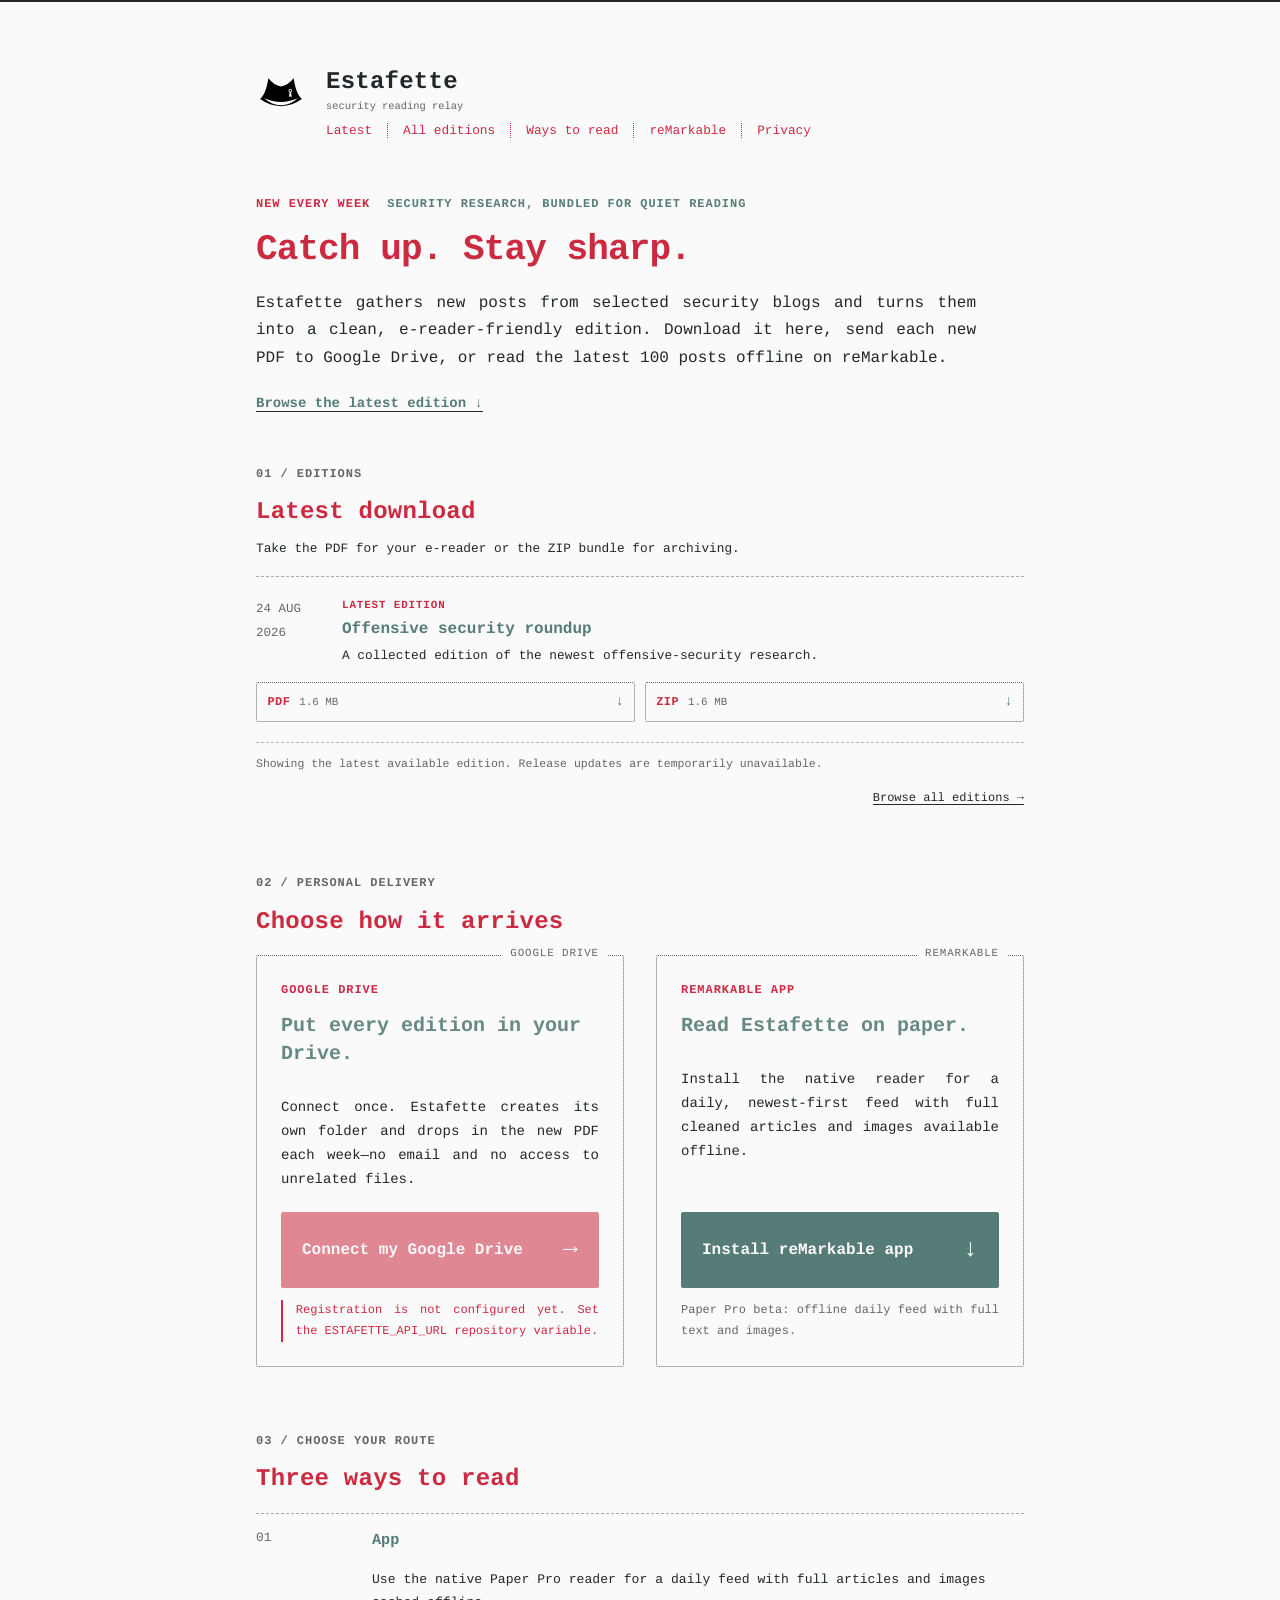
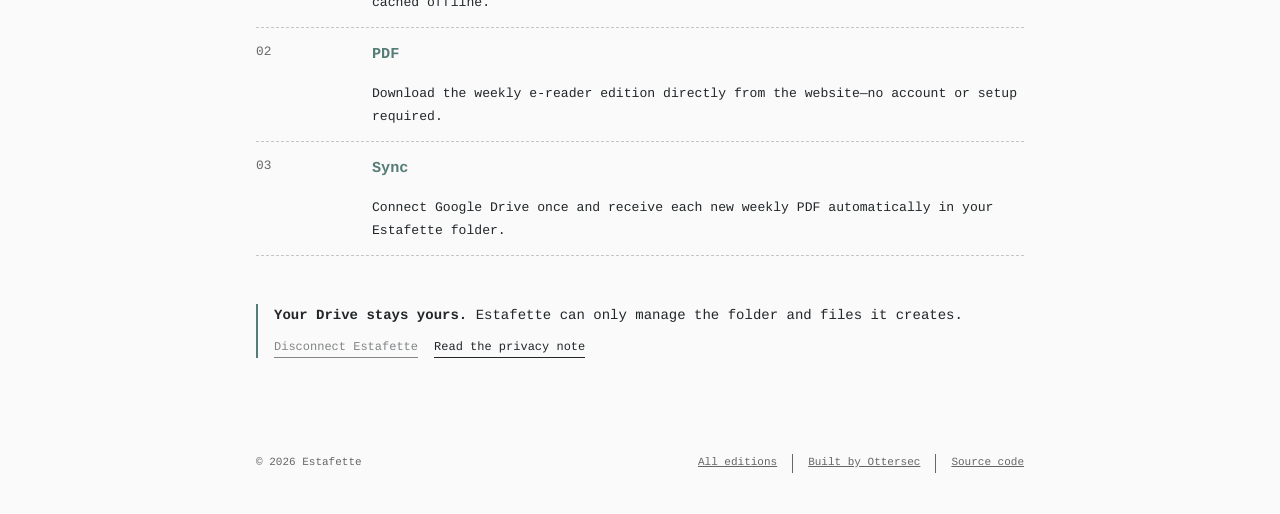
<file: site/index.html>
<!doctype html>
<html lang="en">
  <head>
    <meta charset="utf-8">
    <meta name="viewport" content="width=device-width, initial-scale=1">
    <meta
      name="description"
      content="Security reading for the native reMarkable app, weekly PDF download, or automatic Google Drive delivery."
    >
    <title>Estafette — Security reading, your way</title>
    <link rel="icon" href="favicon.svg" type="image/svg+xml">
    <link rel="stylesheet" href="styles.css">
    <script src="config.js" defer></script>
    <script src="app.js" defer></script>
  </head>
  <body>
    <header class="site-header">
      <div class="frame header-inner">
        <a class="brand" href="./" aria-label="Estafette home">
          <span class="brand-mark" aria-hidden="true"></span>
          <span class="brand-copy">
            <strong>Estafette</strong>
            <small>security reading relay</small>
          </span>
        </a>
        <nav class="site-nav" aria-label="Main navigation">
          <a href="#latest">Latest</a>
          <a href="editions.html">All editions</a>
          <a href="#how-it-works">Ways to read</a>
          <a href="remarkable/">reMarkable</a>
          <a href="privacy.html">Privacy</a>
        </nav>
      </div>
    </header>

    <main>
      <section class="hero frame" aria-labelledby="intro-title">
        <div class="hero-copy">
          <p class="kicker"><span>New every week</span> Security research, bundled for quiet reading</p>
          <h1 id="intro-title">Catch up. <em>Stay sharp.</em></h1>
          <p class="lede">
            Estafette gathers new posts from selected security blogs and turns them
            into a clean, e-reader-friendly edition. Download it here, send each new
            PDF to Google Drive, or read the latest 100 posts offline on reMarkable.
          </p>
          <a class="text-link" href="#latest">Browse the latest edition <span aria-hidden="true">↓</span></a>
        </div>
      </section>

      <section id="latest" class="editions-section latest-panel frame" aria-labelledby="latest-title">
        <div class="section-heading">
          <div>
            <p class="section-number">01 / Editions</p>
            <h2 id="latest-title">Latest download</h2>
          </div>
          <p>Take the PDF for your e-reader or the ZIP bundle for archiving.</p>
        </div>

        <div id="edition-list" class="edition-list" data-limit="1">
          <article class="edition-card" data-edition="offensive-2026-08-24" data-year="2026">
            <time class="edition-date" datetime="2026-08-24">
              <strong>24</strong>
              <span>AUG 2026</span>
            </time>
            <div class="edition-copy">
              <p class="edition-label">Latest edition</p>
              <h3>Offensive security roundup</h3>
              <p>A collected edition of the newest offensive-security research.</p>
            </div>
            <div class="download-list" aria-label="Edition downloads">
              <a
                href="downloads/OFFENSIVE_24_08_2026.pdf"
                download
                data-download-name="OFFENSIVE_24_08_2026.pdf"
              >
                <span><strong>PDF</strong><small>1.6 MB</small></span>
                <b aria-hidden="true">↓</b>
              </a>
              <a
                href="downloads/ESTAFETTE_24_08_2026.zip"
                download
                data-download-name="ESTAFETTE_24_08_2026.zip"
              >
                <span><strong>ZIP</strong><small>1.6 MB</small></span>
                <b aria-hidden="true">↓</b>
              </a>
            </div>
          </article>
        </div>
        <p id="edition-status" class="edition-status" aria-live="polite">
          Checking for newer published editions&hellip;
        </p>
        <p class="all-editions-link"><a href="editions.html">Browse all editions →</a></p>
      </section>

      <section class="delivery-section frame" aria-labelledby="delivery-title">
        <div class="section-heading">
          <div>
            <p class="section-number">02 / Personal delivery</p>
            <h2 id="delivery-title">Choose how it arrives</h2>
          </div>
        </div>

        <div class="delivery-options">
          <aside id="connection" class="drive-card" aria-labelledby="drive-title" aria-live="polite">
            <p class="panel-label">Google Drive</p>
            <h2 id="drive-title">Put every edition in your Drive.</h2>
            <p>
              Connect once. Estafette creates its own folder and drops in the new PDF
              each week—no email and no access to unrelated files.
            </p>
            <a id="connect-drive" class="drive-action" href="#" aria-disabled="true">
              <span>Connect my Google Drive</span>
              <strong aria-hidden="true">→</strong>
            </a>
            <p id="connection-note" class="connection-note">
              Uses Google&rsquo;s limited <code>drive.file</code> permission.
            </p>
          </aside>

          <aside class="drive-card remarkable-card" aria-labelledby="remarkable-title">
            <p class="panel-label">reMarkable app</p>
            <h2 id="remarkable-title">Read Estafette on paper.</h2>
            <p>
              Install the native reader for a daily, newest-first feed with full
              cleaned articles and images available offline.
            </p>
            <a id="install-remarkable" class="drive-action remarkable-action" href="remarkable/">
              <span>Install reMarkable app</span>
              <strong aria-hidden="true">↓</strong>
            </a>
            <p id="remarkable-note" class="connection-note">Paper Pro beta installer and manual steps.</p>
          </aside>
        </div>
      </section>

      <section id="how-it-works" class="process-section frame" aria-labelledby="how-title">
        <div class="section-heading">
          <div>
            <p class="section-number">03 / Choose your route</p>
            <h2 id="how-title">Three ways to read</h2>
          </div>
        </div>
        <ol class="process-grid">
          <li>
            <span>01</span>
            <h3>App</h3>
            <p>Use the native Paper Pro reader for a daily feed with full articles and images cached offline.</p>
          </li>
          <li>
            <span>02</span>
            <h3>PDF</h3>
            <p>Download the weekly e-reader edition directly from the website—no account or setup required.</p>
          </li>
          <li>
            <span>03</span>
            <h3>Sync</h3>
            <p>Connect Google Drive once and receive each new weekly PDF automatically in your Estafette folder.</p>
          </li>
        </ol>
      </section>

      <section class="permission-strip">
        <div class="frame permission-inner">
          <p><strong>Your Drive stays yours.</strong> Estafette can only manage the folder and files it creates.</p>
          <p>
            <a id="disconnect-drive" href="#" aria-disabled="true">Disconnect Estafette</a>
            <a href="privacy.html">Read the privacy note</a>
          </p>
        </div>
      </section>
    </main>

    <footer class="site-footer">
      <div class="frame footer-inner">
        <p>&copy; <span id="year">2026</span> Estafette</p>
        <nav aria-label="Footer navigation">
          <a href="editions.html">All editions</a>
          <a href="https://sneakyottersec.github.io/">Built by Ottersec</a>
          <a href="https://github.com/SneakyOttersec/Estafette">Source code</a>
        </nav>
      </div>
    </footer>
  </body>
</html>
</file>
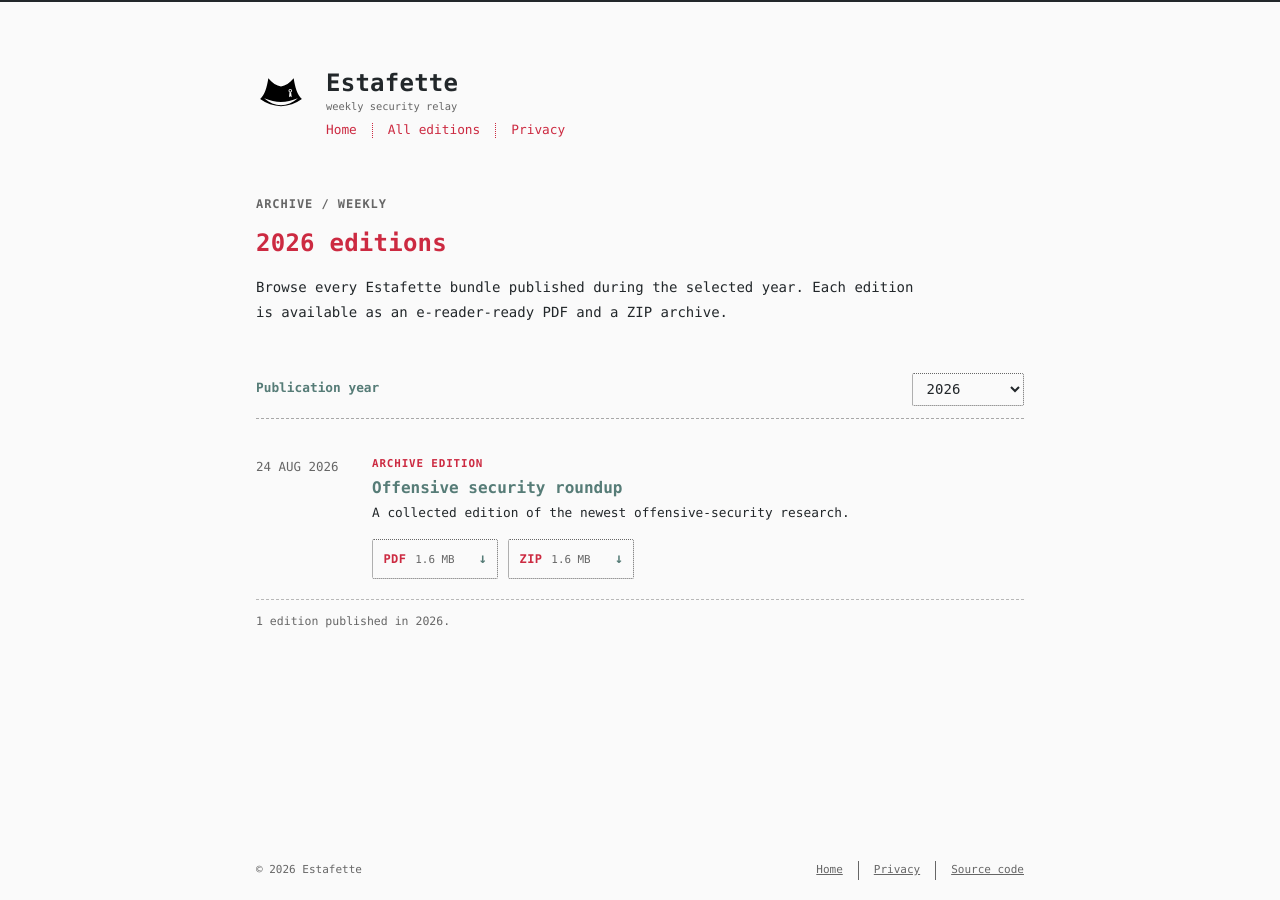
<file: site/editions.html>
<!doctype html>
<html lang="en">
  <head>
    <meta charset="utf-8">
    <meta name="viewport" content="width=device-width, initial-scale=1">
    <meta name="description" content="Browse every Estafette security-reading edition published this year.">
    <title>All editions — Estafette</title>
    <link rel="icon" href="favicon.svg" type="image/svg+xml">
    <link rel="stylesheet" href="styles.css">
    <script src="config.js" defer></script>
    <script src="app.js" defer></script>
  </head>
  <body>
    <header class="site-header">
      <div class="frame header-inner">
        <a class="brand" href="./" aria-label="Estafette home">
          <span class="brand-mark" aria-hidden="true"></span>
          <span class="brand-copy">
            <strong>Estafette</strong>
            <small>weekly security relay</small>
          </span>
        </a>
        <nav class="site-nav" aria-label="Main navigation">
          <a href="./">Home</a>
          <a href="editions.html" aria-current="page">All editions</a>
          <a href="privacy.html">Privacy</a>
        </nav>
      </div>
    </header>

    <main class="archive-main frame">
      <header class="archive-intro">
        <p class="section-number">Archive / Weekly</p>
        <h1 id="archive-title">All editions</h1>
        <p>
          Browse every Estafette bundle published during the selected year.
          Each edition is available as an e-reader-ready PDF and a ZIP archive.
        </p>
      </header>

      <div class="archive-toolbar">
        <label for="edition-year">Publication year</label>
        <select id="edition-year" aria-controls="edition-list">
          <option value="2026">2026</option>
        </select>
      </div>

      <div id="edition-list" class="edition-list archive-edition-list">
        <article class="edition-card" data-edition="offensive-2026-08-24" data-year="2026">
          <time class="edition-date" datetime="2026-08-24">
            <strong>24</strong>
            <span>AUG 2026</span>
          </time>
          <div class="edition-copy">
            <p class="edition-label">Archive edition</p>
            <h3>Offensive security roundup</h3>
            <p>A collected edition of the newest offensive-security research.</p>
          </div>
          <div class="download-list" aria-label="Edition downloads">
            <a
              href="downloads/OFFENSIVE_24_08_2026.pdf"
              download
              data-download-name="OFFENSIVE_24_08_2026.pdf"
            >
              <span><strong>PDF</strong><small>1.6 MB</small></span>
              <b aria-hidden="true">↓</b>
            </a>
            <a
              href="downloads/ESTAFETTE_24_08_2026.zip"
              download
              data-download-name="ESTAFETTE_24_08_2026.zip"
            >
              <span><strong>ZIP</strong><small>1.6 MB</small></span>
              <b aria-hidden="true">↓</b>
            </a>
          </div>
        </article>
      </div>
      <p id="edition-status" class="edition-status" aria-live="polite">
        Loading the edition archive&hellip;
      </p>
    </main>

    <footer class="site-footer">
      <div class="frame footer-inner">
        <p>&copy; <span id="year">2026</span> Estafette</p>
        <nav aria-label="Footer navigation">
          <a href="./">Home</a>
          <a href="privacy.html">Privacy</a>
          <a href="https://github.com/SneakyOttersec/Estafette">Source code</a>
        </nav>
      </div>
    </footer>
  </body>
</html>
</file>
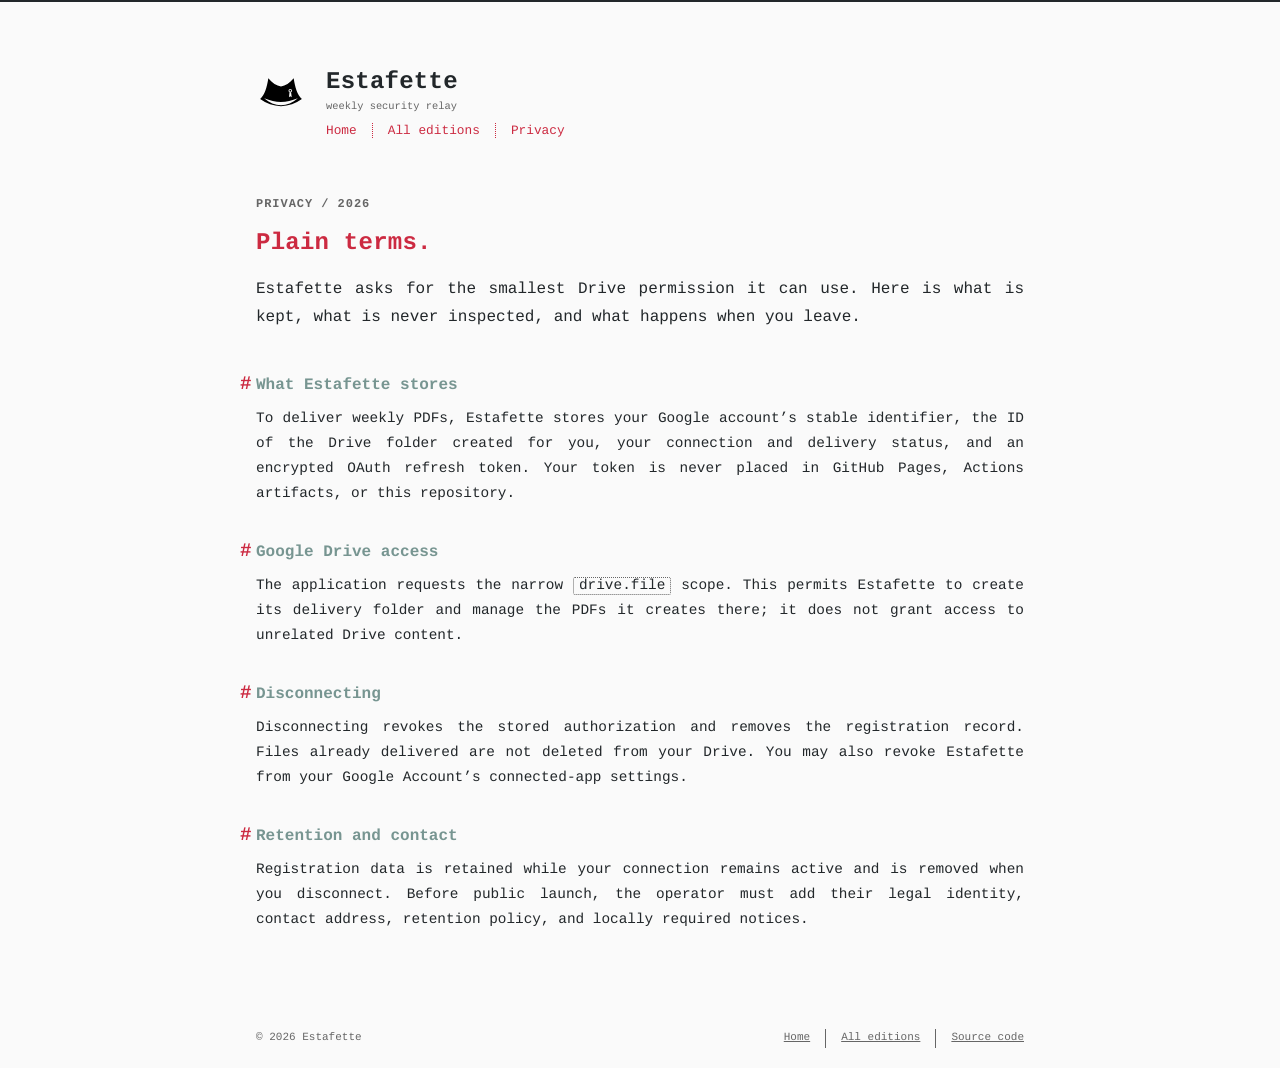
<file: site/privacy.html>
<!doctype html>
<html lang="en">
  <head>
    <meta charset="utf-8">
    <meta name="viewport" content="width=device-width, initial-scale=1">
    <meta name="description" content="How Estafette handles Google Drive access and account data.">
    <title>Privacy — Estafette</title>
    <link rel="icon" href="favicon.svg" type="image/svg+xml">
    <link rel="stylesheet" href="styles.css">
    <script src="config.js" defer></script>
    <script src="app.js" defer></script>
  </head>
  <body>
    <header class="site-header">
      <div class="frame header-inner">
        <a class="brand" href="./" aria-label="Estafette home">
          <span class="brand-mark" aria-hidden="true"></span>
          <span class="brand-copy">
            <strong>Estafette</strong>
            <small>weekly security relay</small>
          </span>
        </a>
        <nav class="site-nav" aria-label="Main navigation">
          <a href="./">Home</a>
          <a href="editions.html">All editions</a>
          <a href="privacy.html" aria-current="page">Privacy</a>
        </nav>
      </div>
    </header>

    <main class="legal-main frame">
      <header class="legal-intro">
        <div>
          <p class="section-number">Privacy / 2026</p>
          <h1>Plain terms.</h1>
        </div>
        <p>
          Estafette asks for the smallest Drive permission it can use. Here is
          what is kept, what is never inspected, and what happens when you leave.
        </p>
      </header>

      <article class="legal-content">
        <section>
          <h2>What Estafette stores</h2>
          <p>
            To deliver weekly PDFs, Estafette stores your Google account&rsquo;s stable
            identifier, the ID of the Drive folder created for you, your connection
            and delivery status, and an encrypted OAuth refresh token. Your token is
            never placed in GitHub Pages, Actions artifacts, or this repository.
          </p>
        </section>

        <section>
          <h2>Google Drive access</h2>
          <p>
            The application requests the narrow <code>drive.file</code> scope. This
            permits Estafette to create its delivery folder and manage the PDFs it
            creates there; it does not grant access to unrelated Drive content.
          </p>
        </section>

        <section>
          <h2>Disconnecting</h2>
          <p>
            Disconnecting revokes the stored authorization and removes the registration
            record. Files already delivered are not deleted from your Drive. You may
            also revoke Estafette from your Google Account&rsquo;s connected-app settings.
          </p>
        </section>

        <section>
          <h2>Retention and contact</h2>
          <p>
            Registration data is retained while your connection remains active and is
            removed when you disconnect. Before public launch, the operator must add
            their legal identity, contact address, retention policy, and locally required notices.
          </p>
        </section>
      </article>
    </main>

    <footer class="site-footer">
      <div class="frame footer-inner">
        <p>&copy; <span id="year">2026</span> Estafette</p>
        <nav aria-label="Footer navigation">
          <a href="./">Home</a>
          <a href="editions.html">All editions</a>
          <a href="https://github.com/SneakyOttersec/Estafette">Source code</a>
        </nav>
      </div>
    </footer>
  </body>
</html>
</file>
<file: site/styles.css>
@font-face {
  font-family: "JetBrains Mono";
  font-style: normal;
  font-weight: 400 800;
  font-display: swap;
  src: url("https://sneakyottersec.github.io/lib/JetBrainsMono/web/woff2/JetBrainsMono-Regular.woff2") format("woff2");
}

:root {
  --background: #fafafa;
  --foreground: #22272a;
  --accent: #cc2a41;
  --secondary: #567c77;
  --muted: #666;
  --faint: #e1e1e1;
}

*,
*::before,
*::after {
  box-sizing: border-box;
}

html {
  min-height: 100%;
  border-top: 2px solid var(--foreground);
  background: var(--background);
  scroll-behavior: smooth;
  -webkit-text-size-adjust: 100%;
}

body {
  display: flex;
  min-width: 280px;
  min-height: calc(100vh - 2px);
  margin: 0;
  flex-direction: column;
  overflow-x: hidden;
  background: var(--background);
  color: var(--foreground);
  font: 400 14px/1.725 "JetBrains Mono", monospace;
  text-rendering: geometricPrecision;
  -webkit-font-smoothing: antialiased;
}

main {
  flex: 1;
}

.frame {
  width: min(100% - 4rem, 48rem);
  margin-inline: auto;
}

a {
  color: var(--foreground);
  text-decoration: none;
  background-image: linear-gradient(
    transparent,
    transparent 5px,
    var(--foreground) 5px,
    var(--foreground)
  );
  background-position: bottom;
  background-size: 100% 6px;
  background-repeat: repeat-x;
}

a:hover,
a:focus-visible {
  background-image: linear-gradient(
    transparent,
    transparent 4px,
    rgb(86 124 119 / 40%) 4px,
    rgb(86 124 119 / 40%)
  );
}

a:focus-visible {
  outline: 2px dashed var(--accent);
  outline-offset: 4px;
}

[hidden] {
  display: none !important;
}

code {
  padding: 0 5px;
  border: 1px dotted var(--muted);
  border-radius: 2px;
  background: transparent;
  font: inherit;
  hyphens: manual;
}

.site-header {
  padding-top: 4rem;
}

.header-inner {
  display: block;
}

.brand {
  display: flex;
  min-height: 50px;
  align-items: center;
  background: none;
}

.brand:hover,
.brand:focus-visible {
  background: none;
}

.brand-mark {
  display: block;
  flex: 0 0 50px;
  width: 50px;
  height: 50px;
  margin-right: 20px;
  border-radius: 5px;
  background: url("favicon.svg") center / 50px 50px no-repeat;
}

.brand-copy {
  display: grid;
  line-height: 1;
}

.brand-copy strong {
  color: var(--foreground);
  font-size: 1.5rem;
  line-height: 2rem;
  letter-spacing: 0.01em;
}

.brand-copy small {
  color: var(--muted);
  font-size: 0.65rem;
  line-height: 1rem;
}

.site-nav {
  display: flex;
  margin: 0.45rem 0 0 70px;
  align-items: center;
  flex-wrap: wrap;
  color: var(--accent);
  font-size: 0.8rem;
  line-height: 15px;
}

.site-nav a {
  margin-right: 15px;
  padding-right: 15px;
  border-right: 1px dotted var(--accent);
  color: var(--accent);
  background: none;
}

.site-nav a:last-child {
  margin-right: 0;
  padding-right: 0;
  border-right: 0;
}

.site-nav a:hover,
.site-nav a:focus-visible {
  background-image: linear-gradient(
    transparent,
    transparent 5px,
    var(--accent) 5px,
    var(--accent)
  );
}

.hero {
  display: block;
  padding: 3.5rem 0 0;
}

.hero > * {
  min-width: 0;
}

.kicker,
.panel-label,
.section-number,
.edition-label {
  margin: 0 0 0.75rem;
  color: var(--secondary);
  font-size: 0.75rem;
  font-weight: 700;
  letter-spacing: 0.08em;
  text-transform: uppercase;
}

.kicker span {
  margin-right: 0.55rem;
  color: var(--accent);
}

.hero h1 {
  max-width: 40rem;
  margin: 0 0 1rem;
  color: var(--accent);
  font-size: clamp(1.65rem, 5vw, 2.25rem);
  line-height: 1.3;
  letter-spacing: -0.025em;
}

.hero h1 em {
  font-family: inherit;
  font-style: normal;
}

.lede {
  max-width: 45rem;
  margin: 0 0 1.2rem;
  font-size: 1rem;
}

.text-link {
  color: var(--secondary);
  font-weight: 700;
}

.drive-card {
  position: relative;
  display: flex;
  margin: 0;
  padding: 1.5rem;
  flex-direction: column;
  border: 1px dotted var(--muted);
  border-radius: 2px;
  background: transparent;
  box-shadow: none;
  color: var(--foreground);
}

.drive-card::before {
  position: absolute;
  top: -0.72rem;
  right: 1rem;
  padding: 0 0.5rem;
  background: var(--background);
  color: var(--muted);
  content: "GOOGLE DRIVE";
  font-size: 0.68rem;
  letter-spacing: 0.08em;
}

.remarkable-card::before {
  content: "REMARKABLE";
}

.panel-label {
  color: var(--accent);
}

.drive-card h2 {
  margin: 0 0 0.8rem;
  color: rgb(86 124 119 / 90%);
  font-size: 1.25rem;
  line-height: 1.4;
}

.drive-card > p:not(.panel-label):not(.connection-note) {
  margin-bottom: 1.25rem;
  color: var(--foreground);
}

.drive-action {
  display: flex;
  min-height: 4.75rem;
  margin-top: auto;
  padding: 1rem 1.25rem;
  align-items: center;
  justify-content: space-between;
  gap: 1rem;
  border: 1px solid var(--accent);
  border-radius: 2px;
  background: var(--accent);
  color: var(--background);
  font-size: 1rem;
  font-weight: 700;
  text-decoration: none;
  transition: background 120ms ease, color 120ms ease;
}

.drive-action:hover,
.drive-action:focus-visible {
  background: var(--background);
  color: var(--accent);
  background-image: none;
}

.remarkable-action {
  border-color: var(--secondary);
  background: var(--secondary);
}

.remarkable-action:hover,
.remarkable-action:focus-visible {
  color: var(--secondary);
}

.drive-action strong {
  font-size: 1.55rem;
  line-height: 1;
}

.drive-action[aria-disabled="true"],
a[aria-disabled="true"] {
  cursor: not-allowed;
  opacity: 0.55;
}

.connection-note {
  margin: 0.75rem 0 0;
  color: var(--muted);
  font-size: 0.75rem;
  overflow-wrap: anywhere;
}

.connection-note.status {
  padding-left: 0.8rem;
  border-left: 2px solid var(--secondary);
  color: var(--secondary);
}

.connection-note.status.error {
  border-color: var(--accent);
  color: var(--accent);
}

.editions-section,
.process-section {
  padding: 0;
  background: transparent;
}

.process-section {
  margin-top: 4rem;
}

.latest-panel {
  margin-top: 3rem;
}

.delivery-section {
  margin-top: 4rem;
}

.delivery-options {
  display: grid;
  grid-template-columns: repeat(2, minmax(0, 1fr));
  gap: 2rem;
  align-items: stretch;
}

.latest-panel .section-heading > p {
  font-size: 0.8rem;
}

.latest-panel .edition-card {
  grid-template-columns: 70px minmax(0, 1fr);
}

.latest-panel .download-list {
  grid-column: 1 / -1;
}

.latest-panel .download-list a {
  flex: 1 1 7rem;
}

.section-heading {
  display: block;
  margin-bottom: 1rem;
}

.section-heading h2 {
  margin: 0;
  color: var(--accent);
  font-size: 1.5rem;
  line-height: 1.4;
  letter-spacing: 0.01em;
}

.section-number,
.edition-label {
  color: var(--muted);
}

.section-heading > p {
  max-width: none;
  margin: 0.5rem 0 0;
  color: var(--foreground);
}

.edition-list {
  display: grid;
  gap: 0;
  border-top: 1px dashed rgb(102 102 102 / 55%);
}

.edition-card {
  display: grid;
  grid-template-columns: 100px minmax(0, 1fr);
  gap: 0 1rem;
  align-items: start;
  padding: 1.25rem 0;
  border: 0;
  border-bottom: 1px dashed rgb(102 102 102 / 45%);
  border-radius: 0;
  background: transparent;
}

.edition-date {
  display: block;
  min-height: 0;
  padding: 0;
  border-radius: 0;
  background: none;
  color: var(--muted);
}

.edition-date strong,
.edition-date span {
  display: inline;
  color: var(--muted);
  font-size: 0.78rem;
  font-weight: 400;
  letter-spacing: 0;
  line-height: inherit;
}

.edition-date strong::after {
  display: inline;
  content: " ";
}

.edition-copy h3 {
  margin: 0;
  color: var(--secondary);
  font-size: 1rem;
  line-height: 1.45;
  text-decoration: none;
}

.edition-copy > p:last-child {
  margin: 0.25rem 0 0;
  color: var(--foreground);
  font-size: 0.8rem;
}

.edition-label {
  margin-bottom: 0.15rem;
  color: var(--accent);
  font-size: 0.68rem;
}

.download-list {
  display: flex;
  grid-column: 2;
  flex-wrap: wrap;
  gap: 0.6rem;
  margin-top: 0.9rem;
}

.download-list a {
  display: inline-flex;
  min-height: 2.5rem;
  padding: 0.4rem 0.65rem;
  align-items: center;
  justify-content: space-between;
  gap: 1.5rem;
  border: 1px dotted var(--muted);
  border-radius: 2px;
  background: transparent;
  background-image: none;
}

.download-list a:hover,
.download-list a:focus-visible {
  border-color: var(--secondary);
  background: rgb(86 124 119 / 8%);
}

.download-list a span {
  display: flex;
  align-items: baseline;
  gap: 0.55rem;
}

.download-list strong {
  color: var(--accent);
  font-size: 0.75rem;
  letter-spacing: 0.04em;
}

.download-list small {
  color: var(--muted);
  font-size: 0.68rem;
}

.download-list b {
  color: var(--secondary);
}

.edition-status {
  margin: 0.75rem 0 0;
  color: var(--muted);
  font-size: 0.72rem;
}

.all-editions-link {
  margin: 0.85rem 0 0;
  text-align: right;
  font-size: 0.75rem;
}

.process-grid {
  margin: 0;
  padding: 0;
  border-top: 1px dashed rgb(102 102 102 / 55%);
  list-style: none;
}

.process-grid li {
  display: grid;
  grid-template-columns: 100px 1fr;
  gap: 1rem;
  min-height: 0;
  padding: 0.8rem 0;
  border-right: 0;
  border-bottom: 1px dashed rgb(102 102 102 / 35%);
}

.process-grid li + li {
  padding-left: 0;
}

.process-grid span {
  grid-row: 1 / 3;
  color: var(--muted);
  font-size: 0.8rem;
}

.process-grid h3 {
  margin: 0;
  color: var(--secondary);
  font-size: 0.95rem;
  text-decoration: none;
}

.process-grid p {
  margin: 0;
  color: var(--foreground);
  font-size: 0.82rem;
}

.permission-strip {
  margin-top: 3rem;
  padding: 0;
  background: transparent;
}

.permission-inner {
  display: block;
  padding-left: 1rem;
  border-left: 2px solid var(--secondary);
}

.permission-inner p {
  margin: 0;
}

.permission-inner p:last-child {
  display: flex;
  gap: 1rem;
  margin-top: 0.55rem;
  font-size: 0.75rem;
}

.site-footer {
  margin-top: 6rem;
  padding: 0 0 1.25rem;
  background: transparent;
  color: var(--muted);
  font-size: 11px;
}

.footer-inner {
  display: flex;
  align-items: center;
  justify-content: space-between;
  gap: 1rem;
}

.footer-inner p {
  margin: 0;
  color: var(--muted);
}

.site-footer nav {
  display: flex;
  align-items: center;
}

.site-footer a {
  margin-right: 15px;
  padding-right: 15px;
  border-right: 1px solid var(--muted);
  color: var(--muted);
  text-decoration: underline;
  background: none;
}

.site-footer a:last-child {
  margin-right: 0;
  padding-right: 0;
  border-right: 0;
}

.site-footer a:hover {
  color: #999;
}

.legal-main {
  padding-top: 3.5rem;
}

.archive-main {
  padding-top: 3.5rem;
}

.archive-intro h1 {
  margin: 0 0 1rem;
  color: var(--accent);
  font-size: 1.5rem;
  line-height: 1.4;
  letter-spacing: 0.01em;
}

.archive-intro > p:last-child {
  max-width: 42rem;
  margin: 0;
}

.archive-toolbar {
  display: flex;
  margin: 3rem 0 1rem;
  padding-bottom: 0.75rem;
  align-items: center;
  justify-content: space-between;
  border-bottom: 1px dashed rgb(102 102 102 / 55%);
}

.archive-toolbar label {
  color: var(--secondary);
  font-size: 0.8rem;
  font-weight: 700;
}

.archive-toolbar select {
  min-width: 7rem;
  padding: 0.4rem 2rem 0.4rem 0.6rem;
  border: 1px dotted var(--muted);
  border-radius: 2px;
  background: var(--background);
  color: var(--foreground);
  font: inherit;
}

.archive-toolbar select:focus-visible {
  outline: 2px dashed var(--accent);
  outline-offset: 3px;
}

.archive-edition-list {
  border-top: 0;
}

.legal-intro {
  display: block;
  padding: 0;
  border: 0;
}

.legal-intro h1 {
  margin: 0 0 1rem;
  color: var(--accent);
  font-size: 1.5rem;
  line-height: 1.4;
  letter-spacing: 0.01em;
}

.legal-intro p:last-child {
  max-width: none;
  margin: 0;
  color: var(--foreground);
  font-size: 1rem;
}

.legal-content {
  display: block;
  margin-top: 2.5rem;
  background: transparent;
}

.legal-content section {
  padding: 0;
  background: transparent;
}

.legal-content h2 {
  position: relative;
  margin: 2rem 0 0.5rem;
  color: rgb(86 124 119 / 80%);
  font-size: 1rem;
}

.legal-content h2::before {
  position: absolute;
  top: -4px;
  left: -1rem;
  color: var(--accent);
  content: "#";
  font-size: 1.2rem;
}

.legal-content p {
  margin: 0;
  color: var(--foreground);
  font-size: 0.9rem;
}

.install-page {
  max-width: 48rem;
}

.install-summary {
  margin-top: 2.5rem;
  padding: 1rem 1.25rem;
  border: 1px dotted var(--muted);
}

.install-summary p {
  margin: 0.25rem 0;
  overflow-wrap: anywhere;
}

.install-summary strong {
  display: inline-block;
  width: 11rem;
  color: var(--secondary);
}

.install-page pre {
  max-width: 100%;
  padding: 1rem;
  overflow-x: auto;
  border: 1px dotted var(--muted);
  background: #efede7;
  font: 0.78rem/1.6 "JetBrains Mono", monospace;
  white-space: pre-wrap;
  word-break: break-word;
}

.install-page pre code {
  padding: 0;
  border: 0;
}

@media (min-width: 480px) {
  .hero p,
  .drive-card > p,
  .legal-main p {
    text-align: justify;
  }
}

@media (max-width: 720px) {
  .delivery-options {
    grid-template-columns: 1fr;
  }
}

@media (max-width: 520px) {
  .frame {
    width: min(100% - 2rem, 48rem);
  }

  .site-header {
    padding-top: 2rem;
  }

  .brand-copy small {
    display: none;
  }

  .site-nav {
    margin-top: 0.8rem;
    line-height: 2;
  }

  .site-nav a {
    margin-right: 8px;
    padding-right: 8px;
  }

  .hero {
    padding-top: 2.5rem;
  }

  .drive-card {
    padding: 1rem;
  }

  .edition-card,
  .process-grid li {
    grid-template-columns: 76px minmax(0, 1fr);
    gap: 0.75rem;
  }

  .latest-panel .edition-card {
    grid-template-columns: 76px minmax(0, 1fr);
  }

  .download-list {
    grid-column: 1 / -1;
  }

  .permission-inner p:last-child,
  .footer-inner {
    align-items: flex-start;
    flex-direction: column;
  }

  .footer-inner {
    display: flex;
  }
}

@media (prefers-reduced-motion: reduce) {
  html {
    scroll-behavior: auto;
  }

  * {
    transition: none !important;
  }
}
</file>
